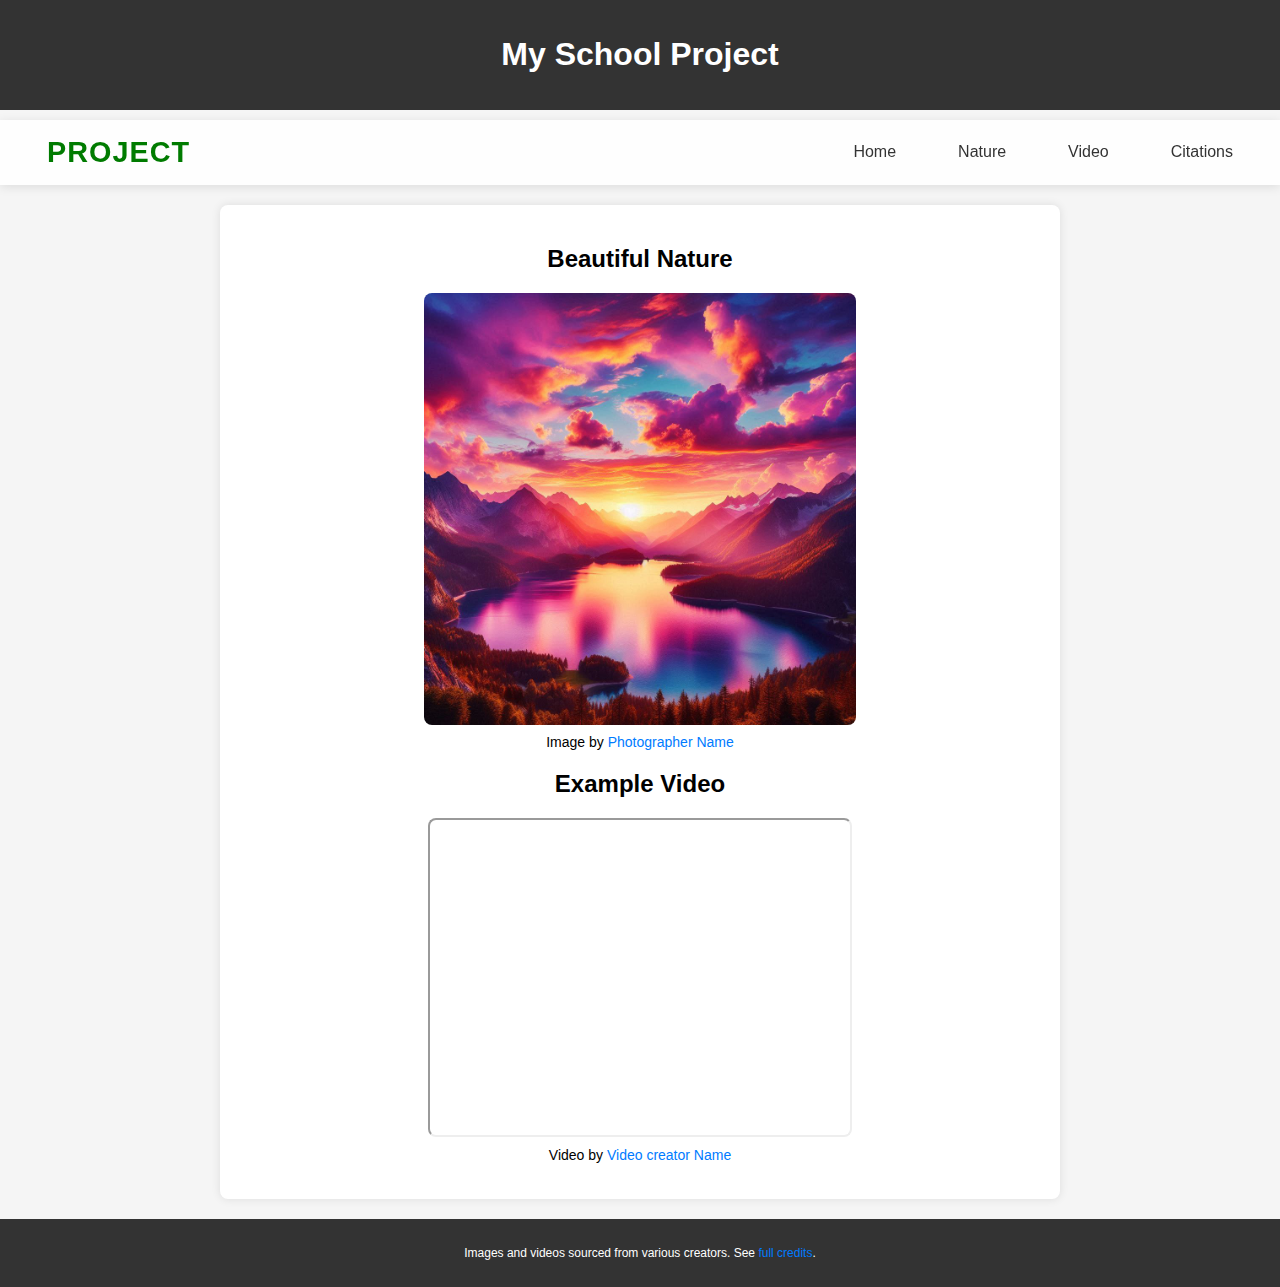
<file: index.html>
<!DOCTYPE html>
<html lang="en">
<head>
    <meta charset="UTF-8">
    <meta name="viewport" content="width=device-width, initial-scale=1.0">
    <title>School Project</title>
    <link rel="stylesheet" href="citations-styles.css">
</head>
<body>

    <!-- TO DO 
     add a nav section and take out the nav from the header-->
    <header>
        <h1>My School Project</h1>
    </header>

    <!-- Sticky Navigation Menu -->
    <nav class="navbar">
        <a href="index.html" class="logo">PROJECT</a>
        <div class="nav-links" id="navLinks">
            <a href="index.html">Home</a>
            <a href="#nature">Nature</a>
            <a href="#video">Video</a>
            <a href="citations.html">Citations</a>
        </div>
        <button class="mobile-menu-btn" onclick="toggleMenu()">☰</button>
    </nav>

    <main>
        <section id="nature">
            <h2 class="home">Beautiful Nature</h2>
            <figure>
                <div class="image-container">
                    <img src="images/AbeautifulSunsetOverMountains.png" alt="Beautiful sunset over mountains">
                    <div class="image-overlay">
                        <div class="overlay-text">
                            Image by <a href="https://example.com">Photographer Name</a>
                        </div>
                    </div>
                </div>
                <figcaption>Image by <a href="https://example.com">Photographer Name</a></figcaption>
            </figure>
        </section>

        <section id="video">
            <h2 class="home">Example Video</h2>
            <figure> 
                <iframe width="420" height="315"
                    src="https://www.youtube.com/embed/tgbNymZ7vqY?autoplay=1&mute=1">
                </iframe>
                <figcaption>Video by <a href="https://example.com">Video creator Name</a></figcaption>
            </figure>
            
        </section>
    </main>

    <footer>
        <p>Images and videos sourced from various creators. See <a href="citations.html">full credits</a>.</p>
    </footer>

</body>
</html>
</file>
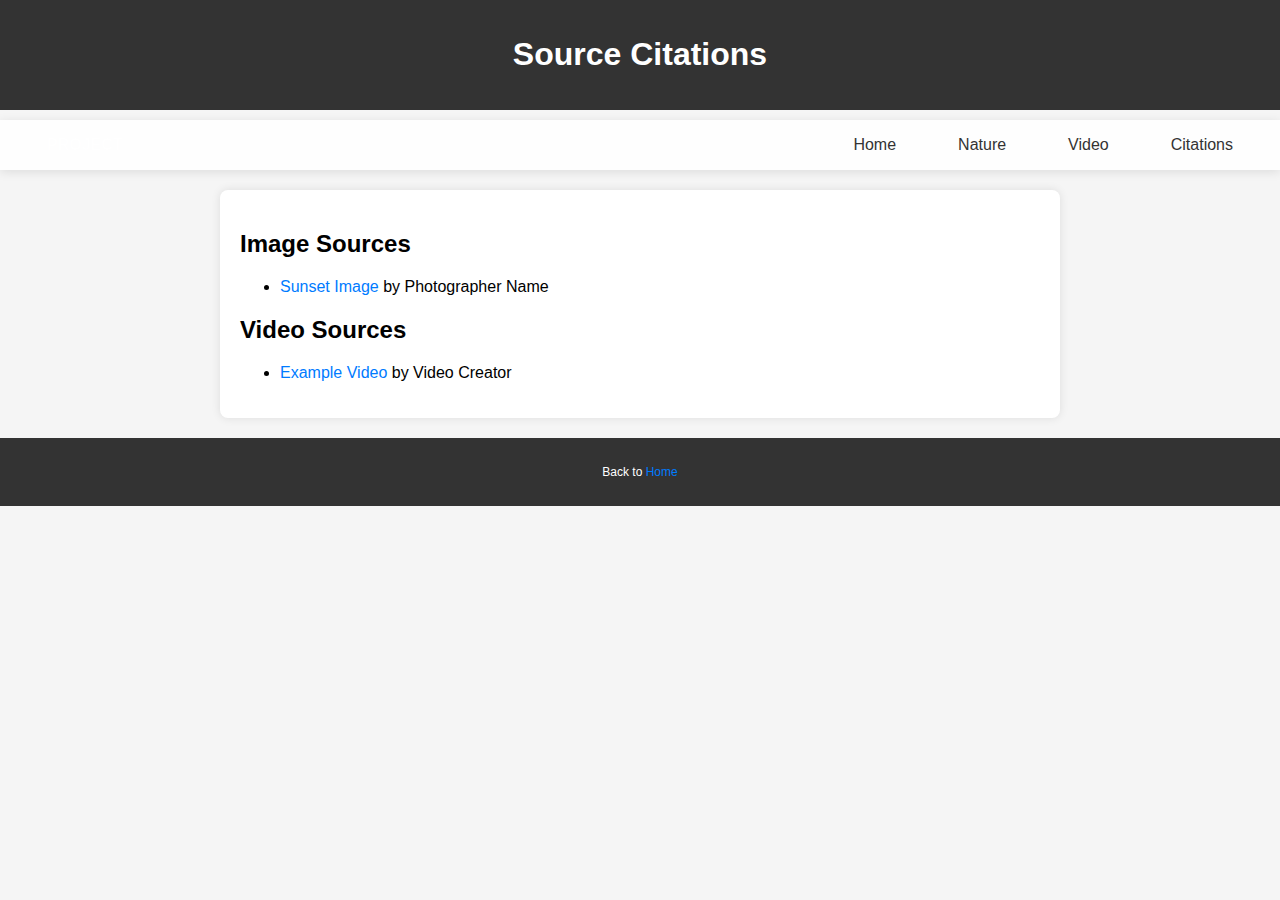
<file: citations.html>
<!DOCTYPE html>
<html lang="en">
<head>
    <meta charset="UTF-8">
    <meta name="viewport" content="width=device-width, initial-scale=1.0">
    <title>Source Citations</title>
    <link rel="stylesheet" href="citations-styles.css">
</head>
<body>

     <!-- TO DO 
     add a nav section and take out the nav from the header-->
    <header>
        <h1>Source Citations</h1>
    </header>

    <!-- Sticky Navigation Menu -->
    <nav class="navbar">
        <a href="index.html" class="CITATIONS">PROJECT</a>
        <div class="nav-links" id="navLinks">
            <a href="index.html">Home</a>
            <a href="#image-sources">Nature</a>
            <a href="#video-sources">Video</a>
            <a href="citations.html">Citations</a>
        </div>
        <button class="mobile-menu-btn" onclick="toggleMenu()">☰</button>
    </nav>

    <main>
        <section id="nature-sources">
            <h2>Image Sources</h2>
            <ul>
                <li><a href="https://example.com/" target="_blank">Sunset Image</a> by Photographer Name</li>
            </ul>
        </section>

        <section id="video-sources">
            <h2>Video Sources</h2>
            <ul>
                <li><a href="https://example.com/" target="_blank">Example Video</a> by Video Creator</li>
            </ul>
        </section>
    </main>

    <footer>
        <p>Back to <a href="index.html">Home</a></p>
    </footer>

</body>
</html>
</file>
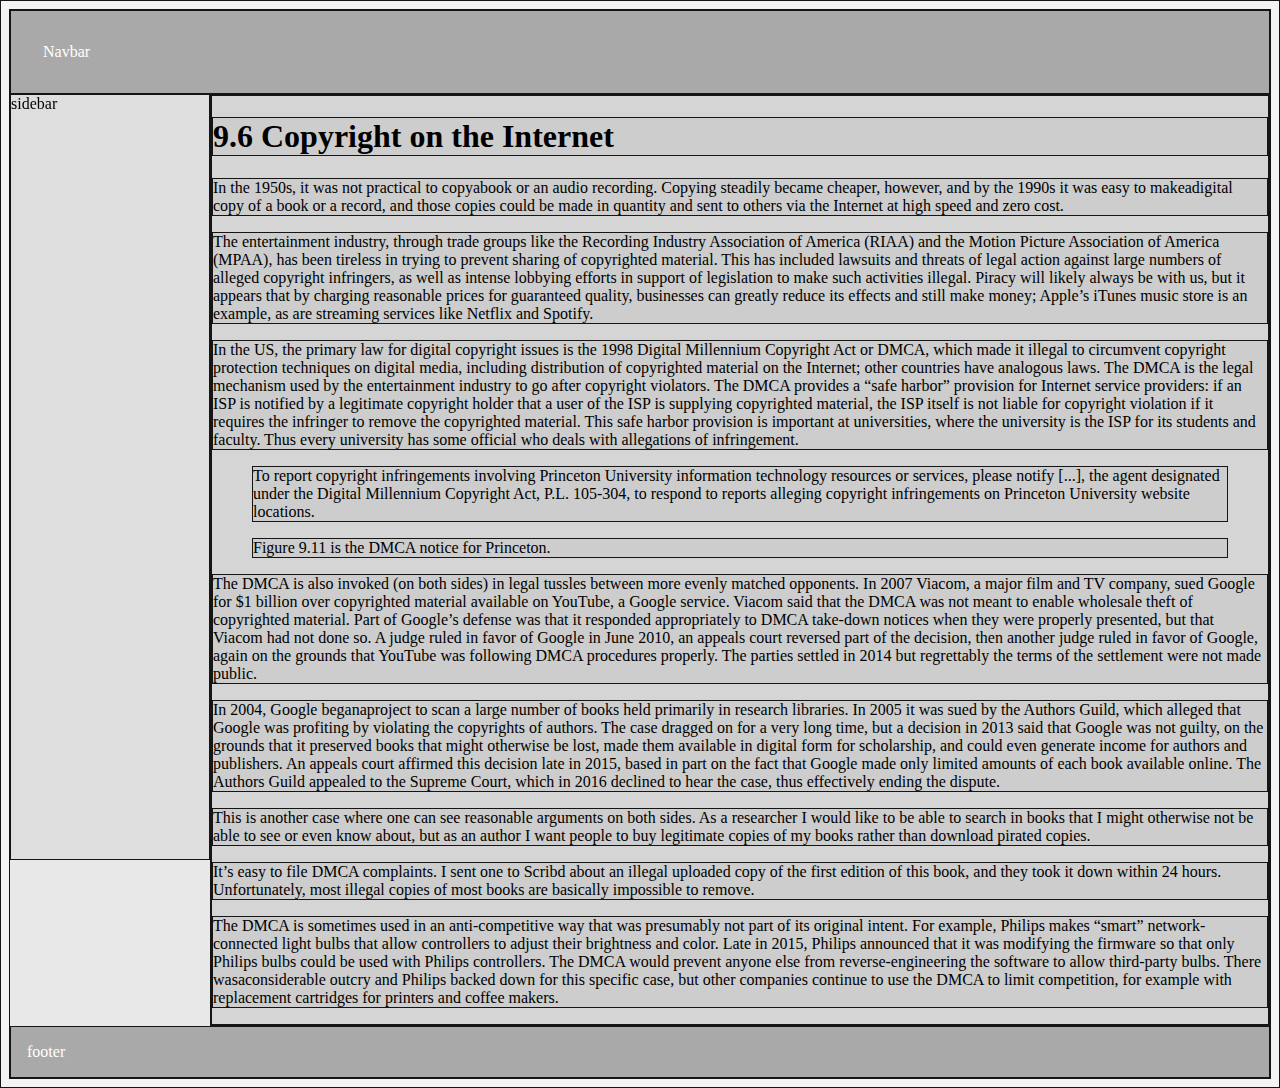
<file: grid_layout.html>
<!DOCTYPE html>
<html lang="en">
    <head>
        <meta charset="UTF-8">
        <meta name="viewport" content="width=device-width, initial-scale=1.0">
        <title>Grid layout</title>
        <link rel="stylesheet" href="grid_layout.css">
    </head>
    <body>

        <div class="nav">Navbar</div>
        <div class="sidebar">sidebar</div>
        <div class="main">
            <article>
                <h1>9.6 Copyright on the Internet</h1>
                <p>In the 1950s, it was not practical to copyabook or an 
                    audio recording. Copying steadily became cheaper, 
                    however, and by the 1990s it was easy to makeadigital 
                    copy of a book or a record, and those copies could be 
                    made in quantity and sent to others via the Internet 
                    at high speed and zero cost.
                </p>
                <p>
                    The entertainment industry, through trade groups like the 
                    Recording Industry Association of America (RIAA) and the 
                    Motion Picture Association of America (MPAA), has been 
                    tireless in trying to prevent sharing of copyrighted material. 
                    This has included lawsuits and threats of legal action against 
                    large numbers of alleged copyright infringers, as well as intense 
                    lobbying efforts in support of legislation to make such activities 
                    illegal. Piracy will likely always be with us, but it appears that 
                    by charging reasonable prices for guaranteed quality, businesses 
                    can greatly reduce its effects and still make money; Apple’s iTunes 
                    music store is an example, as are streaming services like Netflix and 
                    Spotify.  
                </p>
                <p>
                    In the US, the primary law for digital copyright issues is the 1998 
                    Digital Millennium Copyright Act or DMCA, which made it illegal to 
                    circumvent copyright protection techniques on digital media, 
                    including distribution of copyrighted material on the Internet; other 
                    countries have analogous laws. The DMCA is the legal mechanism used by 
                    the entertainment industry to go after copyright violators. The DMCA 
                    provides a “safe harbor” provision for Internet service providers: if 
                    an ISP is notified by a legitimate copyright holder that a user of the 
                    ISP is supplying copyrighted material, the ISP itself is not liable 
                    for copyright violation if it requires the infringer to remove the 
                    copyrighted material. This safe harbor provision is important at 
                    universities, where the university is the ISP for its students and faculty.
                    Thus every university has some official who deals with allegations 
                    of infringement.
                </p>
                <blockquote>
                    To report copyright infringements involving Princeton University information
                    technology resources or services, please notify [...], the agent designated under
                    the Digital Millennium Copyright Act, P.L. 105-304, to respond to reports
                    alleging copyright infringements on Princeton University website locations.
                </blockquote>
                <blockquote>Figure 9.11 is the DMCA notice for Princeton.</blockquote>
                <p>The DMCA is also invoked (on both sides) in legal tussles between more evenly
                    matched opponents. In 2007 Viacom, a major film and TV company, sued Google
                    for $1 billion over copyrighted material available on YouTube, a Google service.
                    Viacom said that the DMCA was not meant to enable wholesale theft of copyrighted
                    material. Part of Google’s defense was that it responded appropriately to DMCA
                    take-down notices when they were properly presented, but that Viacom had not done
                    so. A judge ruled in favor of Google in June 2010, an appeals court reversed part of
                    the decision, then another judge ruled in favor of Google, again on the grounds that
                    YouTube was following DMCA procedures properly. The parties settled in 2014 but
                    regrettably the terms of the settlement were not made public.
                </p>
                <p>
                In 2004, Google beganaproject to scan a large number of books held primarily in
                research libraries. In 2005 it was sued by the Authors Guild, which alleged that
                Google was profiting by violating the copyrights of authors. The case dragged on for
                a very long time, but a decision in 2013 said that Google was not guilty, on the
                grounds that it preserved books that might otherwise be lost, made them available in
                digital form for scholarship, and could even generate income for authors and publishers. 
                An appeals court affirmed this decision late in 2015, based in part on the fact that Google made only limited amounts of each book available online. The Authors
                Guild appealed to the Supreme Court, which in 2016 declined to hear the case, thus
                effectively ending the dispute.
                </p>
                <p>This is another case where one can see reasonable arguments on both sides. As a
                    researcher I would like to be able to search in books that I might otherwise not be
                    able to see or even know about, but as an author I want people to buy legitimate
                    copies of my books rather than download pirated copies.
                </p>
                <p>It’s easy to file DMCA complaints. I sent one to Scribd about an illegal uploaded
                copy of the first edition of this book, and they took it down within 24 hours. Unfortunately, most 
                illegal copies of most books are basically impossible to remove.
                </p>
                <p>The DMCA is sometimes used in an anti-competitive way that was presumably
                not part of its original intent. For example, Philips makes “smart” network-connected light 
                bulbs that allow controllers to adjust their brightness and color. Late in
                2015, Philips announced that it was modifying the firmware so that only Philips bulbs
                could be used with Philips controllers. The DMCA would prevent anyone else from
                reverse-engineering the software to allow third-party bulbs. There wasaconsiderable outcry and 
                Philips backed down for this specific case, but other companies continue to use the DMCA to limit competition, for example with replacement cartridges
                for printers and coffee makers. 
                </p>            
            </article>
        </div>
        <div class="footer"> footer </div>

    </body>
</html>
</file>
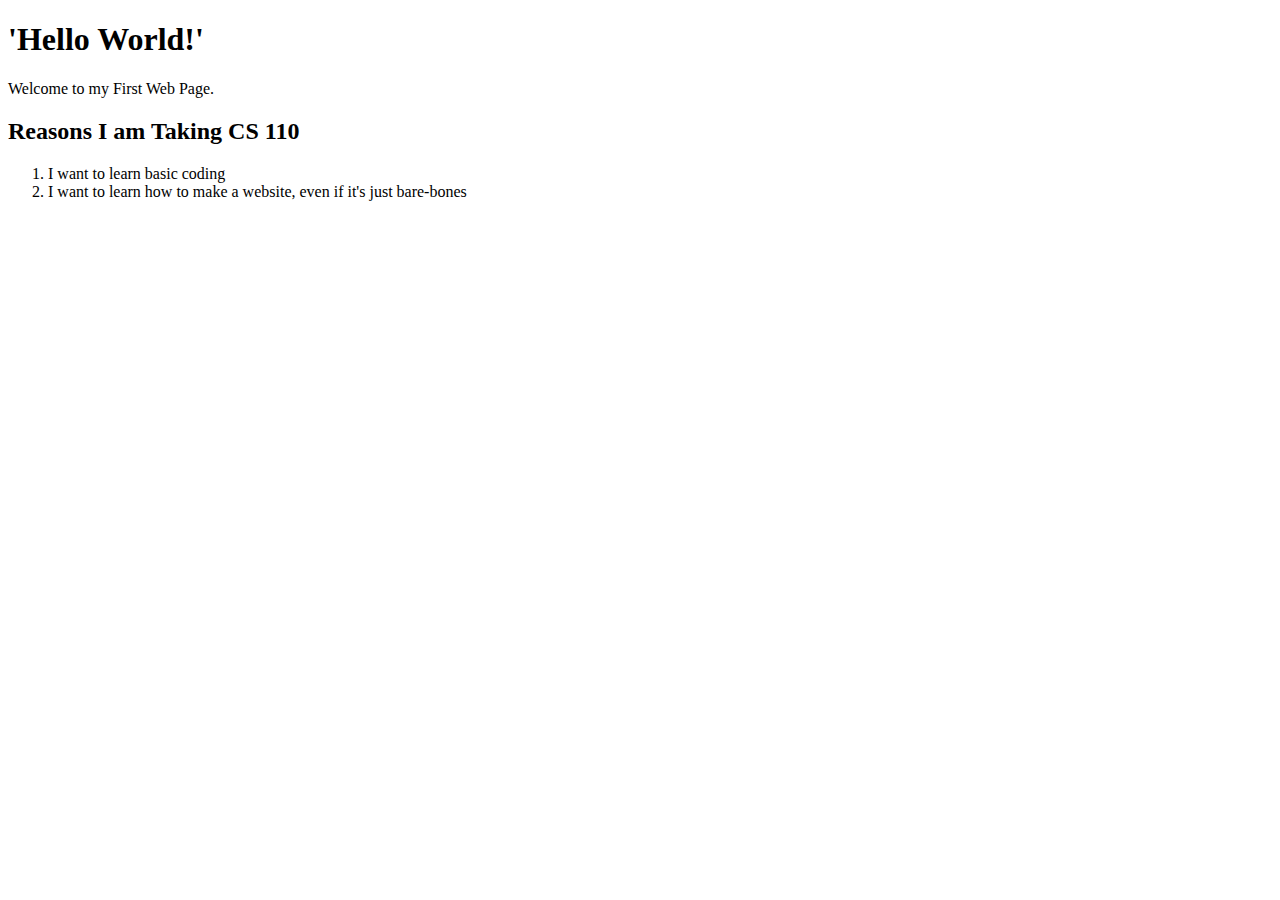
<file: hello-world.html>
<!DOCTYPE html>
 <html lang="en">
 <head>
   <meta charset="utf-8">
   <title>An Interesting Title Goes Here</title>
<style>
   </style>
 </head>
 <body>
  <h1>'Hello World!'</h1>
  <p>Welcome to my First Web Page.</p>
  <h2>Reasons I am Taking CS 110</h2>
  <ol>
    <li>I want to learn basic coding</li>
    <li>I want to learn how to make a website, even if it's just bare-bones</li>
  </ol>
</body>
</html>
</file>
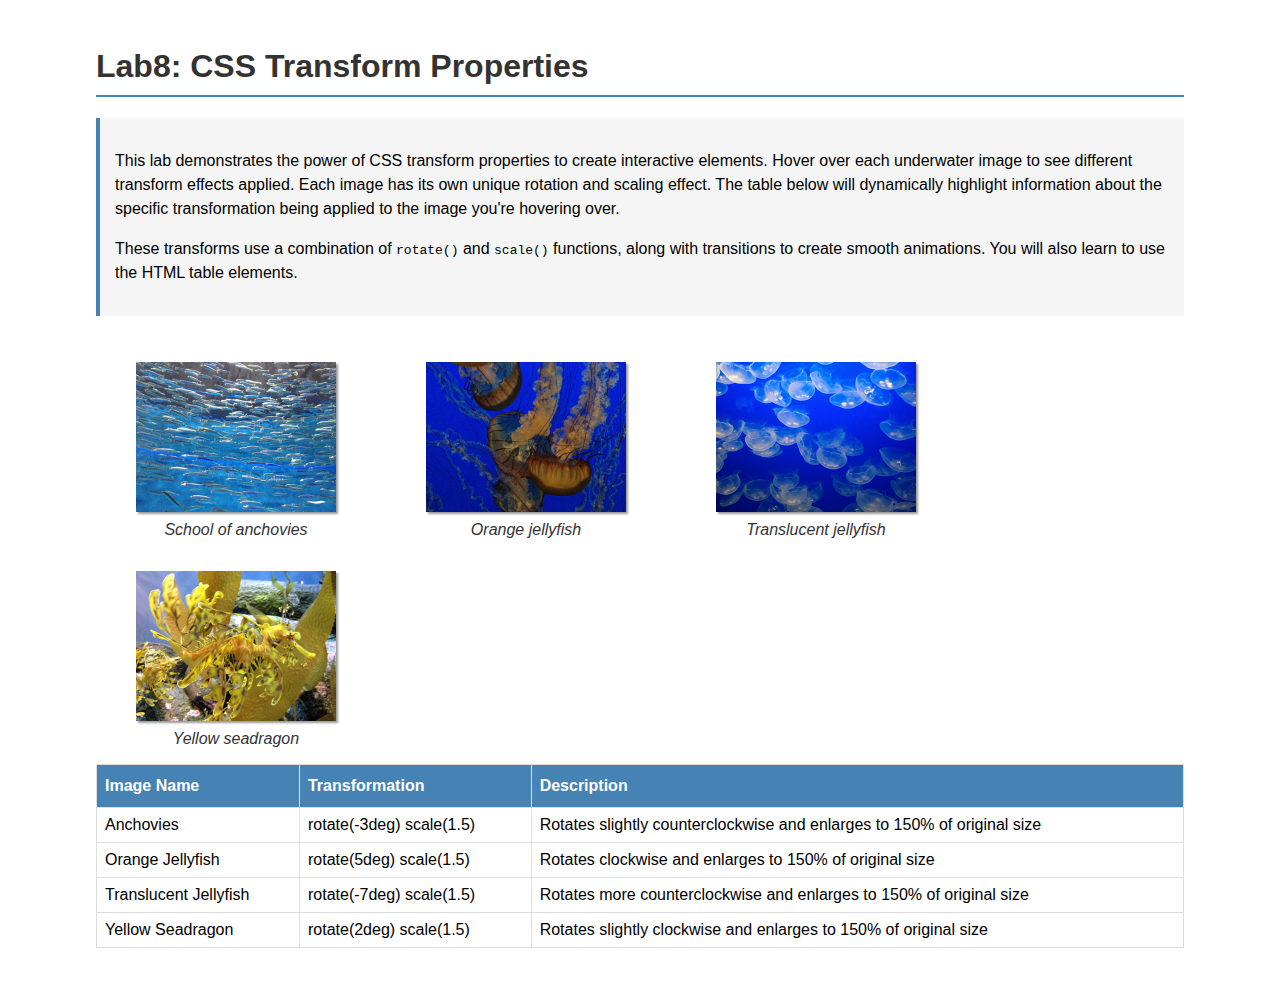
<file: hover-info-display.html>
<!DOCTYPE HTML>
<html lang="en">
  <head>
    <meta http-equiv="Content-Type" content="text/html; charset=UTF-8">
    <title> CSS Transforms and HTML Table </title>
    <link rel="stylesheet" href="styles.css">
  </head>

  <body>
    <h1>Lab8: CSS Transform Properties</h1>

    <div class="exercise-description">
      <p>This lab demonstrates the power of CSS transform properties to create interactive elements. 
        Hover over each underwater image to see different transform effects applied. 
        Each image has its own unique rotation and scaling effect. The table below will dynamically 
        highlight information about the specific transformation being applied to the image you're hovering over.</p>
      <p>These transforms use a combination of <code>rotate()</code> and <code>scale()</code> functions, along with transitions 
        to create smooth animations. You will also learn to use the HTML table elements.</p>
    </div>

    <ul class="clearfix">
      <li>
        <figure>
          <a href="#"><img src="images/anchovies.jpg" id="img1" alt="School of anchovies"></a>
          <figcaption>School of anchovies</figcaption>
        </figure>
      </li>
      <!-- TODO
            Please add the rest of the images the appropriate figcaption -->
      <li>
        <figure>
            <a href="#"><img src="images/jellyfish1.jpg" id="img2" alt="Orange jellyfish"> </a>
            <figcaption>Orange jellyfish</figcaption>
        </figure>
      </li>

      <li>
        <figure>
          <a href="#"><img src="images/bluejellyfish.jpg" id="img3" alt="Translucent jellyfish"> </a>
          <figcaption>Translucent jellyfish</figcaption>
        </figure>
      </li>
      
      <li>
        <figure>
          <a href="#"><img src="images/seadragon.jpg" id="img4" alt="Yellow seadragon"> </a>
          <figcaption>Yellow seadragon</figcaption>
        </figure>
      </li>

      <div class="table-container">
        <table class="info-table">
          <thead>
            <tr>
              <th>Image Name</th>
              <th>Transformation</th>
              <th>Description</th>
            </tr>
          </thead>
          <tbody>
            <tr class="info-row row1">
              <td>Anchovies</td>
              <td>rotate(-3deg) scale(1.5)</td>
              <td>Rotates slightly counterclockwise and enlarges to 150% of original size</td>
            </tr>
            <!-- TODO
            Please add the rest of the rows the appropriate content -->
            <tr class="info-row row2">
              <td>Orange Jellyfish</td>
              <td>rotate(5deg) scale(1.5)</td>
              <td>Rotates clockwise and enlarges to 150% of original size</td>
            </tr>

            <tr class="info-row row3">
              <td>Translucent Jellyfish</td>
              <td>rotate(-7deg) scale(1.5)</td>
              <td>Rotates more counterclockwise and enlarges to 150% of original size</td>
            </tr>

            <tr class="info-row row4">
              <td>Yellow Seadragon</td>
              <td>rotate(2deg) scale(1.5)</td>
              <td>Rotates slightly clockwise and enlarges to 150% of original size</td>
            </tr>
          </tbody>
        </table>
      </div>
    </ul>

  </body>
</html>
</file>
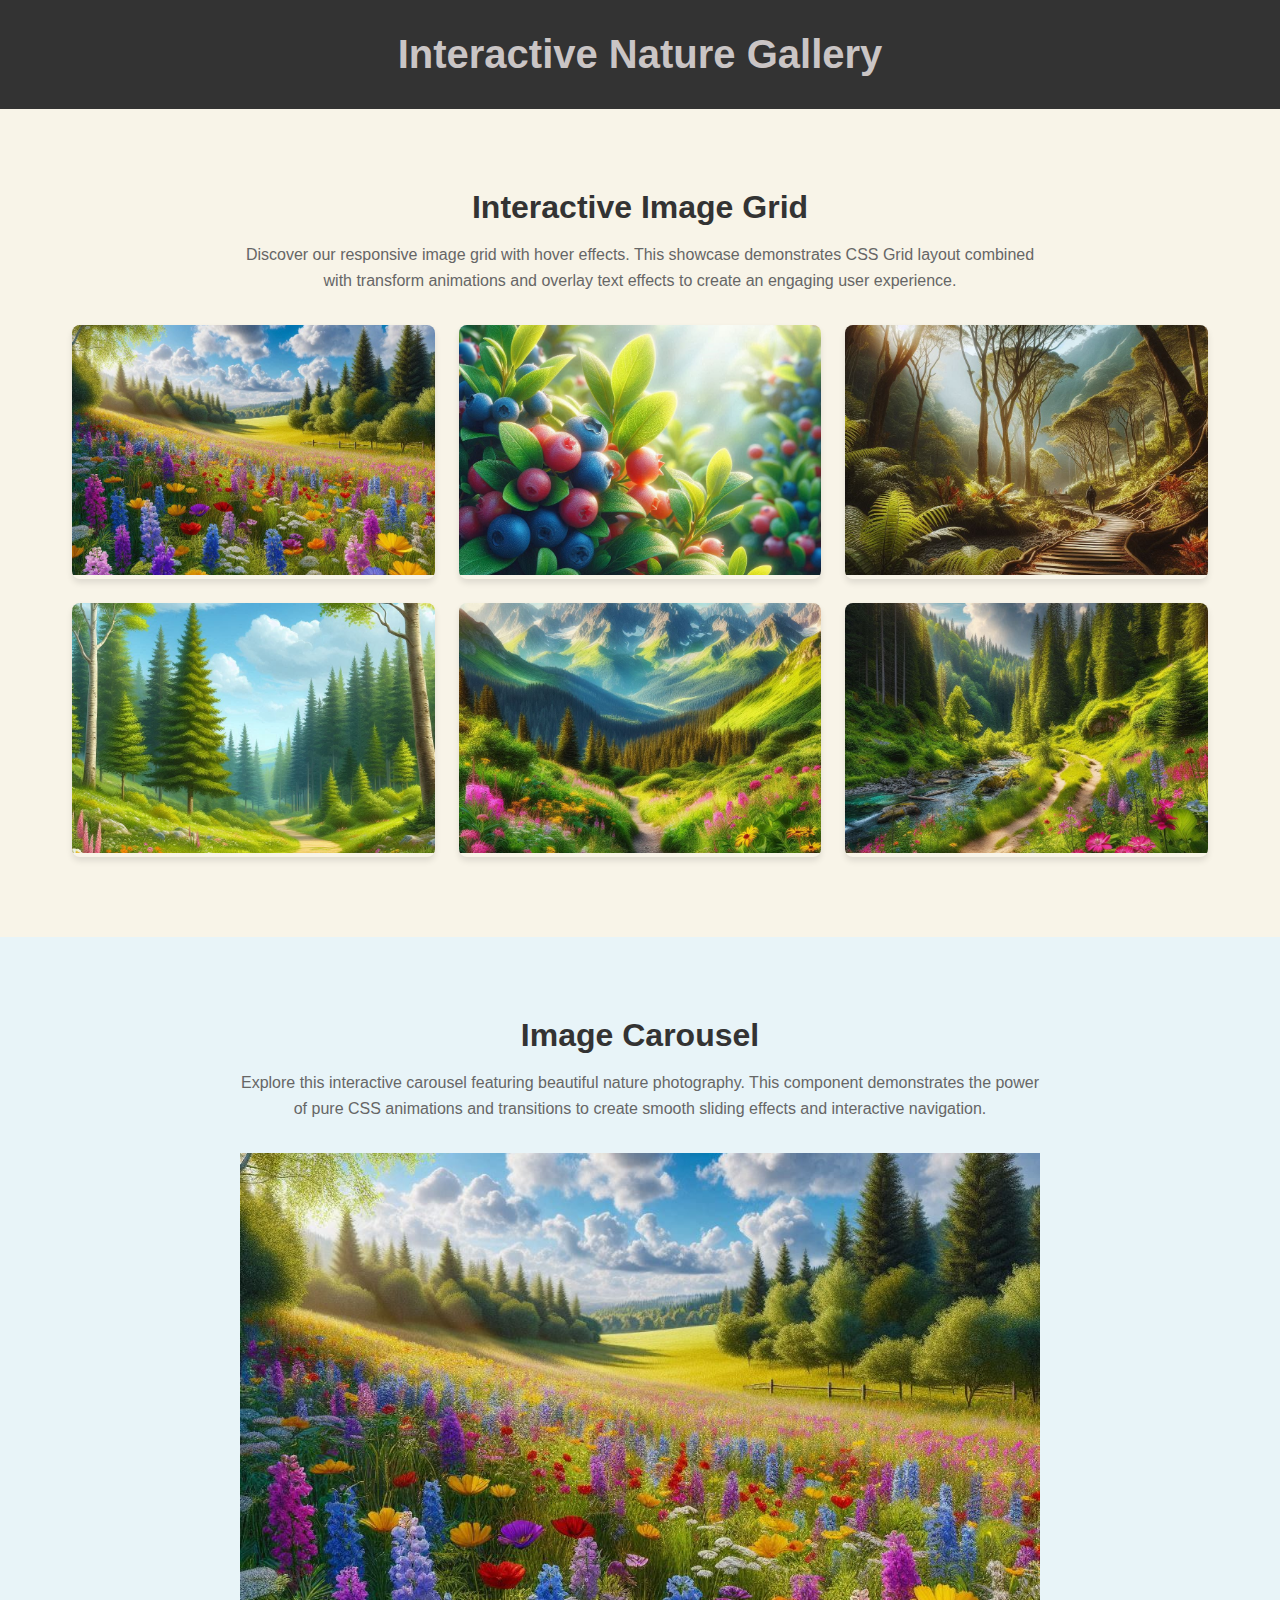
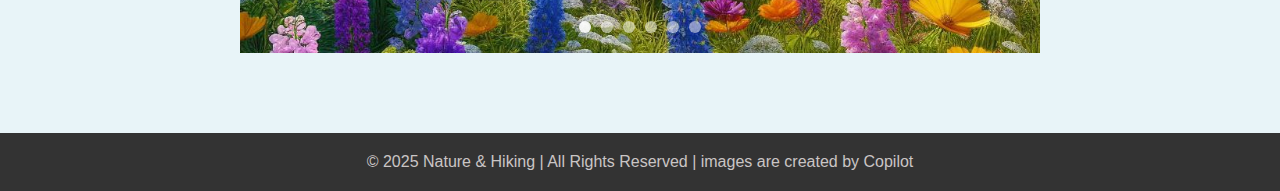
<file: nature-gallery.html>
<!-- Nature Gallery HTML File -->
<!DOCTYPE html>
<html lang="en">
    <head>
        <meta charset="UTF-8">
        <meta name="viewport" content="width=device-width, initial-scale=1.0">
        <title>Nature Gallery</title>
        <!-- Linking external CSS file for styling -->
        <link rel="stylesheet" href="nature-gallery-styles.css">
    </head>
    <body>
        <!-- Main title of the page -->
        <h1 class="main-title">Interactive Nature Gallery</h1>
        
        <!-- Grid Section -->
        <section class="grid-section">
            <div class="container">
                <h2>Interactive Image Grid</h2>
                <p class="section-description">
                    Discover our responsive image grid with hover effects. This showcase demonstrates 
                    CSS Grid layout combined with transform animations and overlay text effects to 
                    create an engaging user experience.
                </p>
                
                <!-- Grid container for images -->
                <div class="grid">
                    <!-- Individual grid item with an image and overlay text -->
                    <div class="grid-item">
                        <img src="images/flowers.png" alt="Wildflower Meadow">
                        <div class="grid-item-overlay">A beautiful meadow filled with colorful wildflowers beneath a summer sky</div>
                    </div>
                    <div class="grid-item">
                        <img src="images/berries.png" alt="Blueberries">
                        <div class="grid-item-overlay">Fresh blueberries and cranberries growing on bushes in the morning light</div>
                    </div>
                    <div class="grid-item">
                        <img src="images/nature3.png" alt="Forest Path">
                        <!-- add the overlay text for this image -->
                        <div class="grid-item-overlay">A wooden walkway winding through a mystical forest</div>
                    </div>
                    <div class="grid-item">
                        <img src="images/nature_background.png" alt="Forest Trail">
                        <!-- add the overlay text for this image -->
                        <!--TODO-->
                        <div class="grid-item-overlay">A serene forest path lined with evergreen trees and wildflowers</div>
                    </div>
                    <div class="grid-item">
                        <img src="images/nature2.png" alt="Mountain Valley">
                        <!-- add the overlay text for this image -->
                        <!--TODO-->
                        <div class="grid-item-overlay">Majestic mountain peaks rising above a valley filled with wildflowers</div>
                    </div>
                    <div class="grid-item">
                        <img src="images/nature1.png" alt="River Trail">
                        <!-- add the overlay text for this image -->
                        <!--TODO-->
                        <div class="grid-item-overlay">A winding trail along a crystal-clear mountain stream</div>
                    </div>
                </div>
            </div>
        </section>

        <!-- CSS-only Carousel Section -->
        <section class="carousel-section">
            <div class="container">
                <h2>Image Carousel</h2>
                <p class="section-description">
                    Explore this interactive carousel featuring beautiful nature photography. 
                    This component demonstrates the power of pure CSS animations and transitions 
                    to create smooth sliding effects and interactive navigation.
                </p>
                
                <!-- Carousel wrapper -->
                <div class="carousel">
                    <!-- Radio buttons for slide navigation -->
                    <input type="radio" name="slide" id="slide1" checked>
                    <input type="radio" name="slide" id="slide2">
                    <input type="radio" name="slide" id="slide3">
                    <input type="radio" name="slide" id="slide4">
                    <input type="radio" name="slide" id="slide5">
                    <input type="radio" name="slide" id="slide6">
                    <!--TODO-->

                    <!-- Carousel slides container -->
                    <div class="slides">
                        <div class="slide">
                            <img src="images/flowers.png" alt="Wildflower meadow with mountains">
                        </div>
                        <div class="slide">
                            <img src="images/berries.png" alt="Blueberries and cranberries">
                        </div>
                        <div class="slide">
                            <img src="images/nature1.png" alt="Forest pathway with sunlight">
                        </div>
                        <div class="slide">
                            <img src="images/nature2.png" alt="Forest trail with flowers">
                        </div>
                        <div class="slide">
                            <img src="images/nature3.png" alt="Mountain valley with wildflowers">
                        </div>
                        <div class="slide">
                            <img src="images/nature_background.png" alt="River trail with flowers">
                        </div>
                    </div>
            
                    <!-- Navigation dots for carousel -->
                    <div class="navigation">
                        <label class="nav-btn" for="slide1"></label>
                        <label class="nav-btn" for="slide2"></label>
                        <label class="nav-btn" for="slide3"></label>
                        <label class="nav-btn" for="slide4"></label>
                        <label class="nav-btn" for="slide5"></label>
                        <label class="nav-btn" for="slide6"></label>
                        <!--TODO-->
                        
                    </div>
                </div>
            </div>
        </section>

        <!-- Footer Section -->
        <footer>
            <p>&copy; 2025 Nature & Hiking | All Rights Reserved | images are created by Copilot</p>
        </footer>
    </body>
</html>
</file>
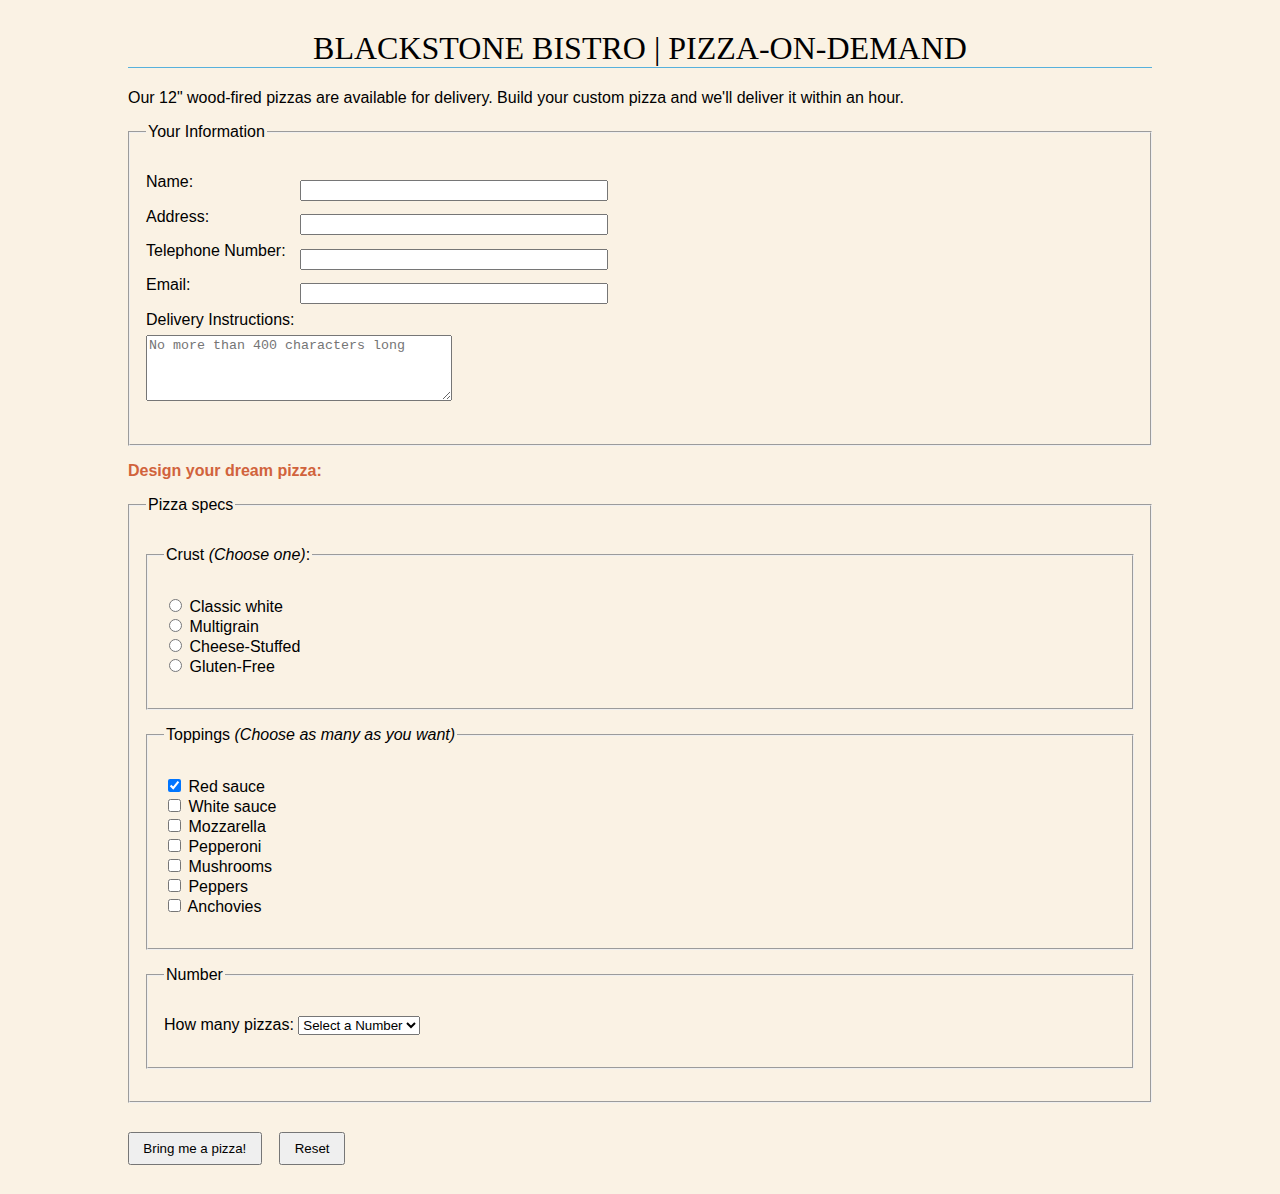
<file: pizza.html>
<!DOCTYPE html>
<html lang="en">
<head>
    <meta charset="utf-8">
    <title>Blackstone Bistro: Pizza-on-Demand</title>
    <link rel="stylesheet" href="pizza_styles.css">
</head>

<body>
<!-- Main heading -->
<h1>Blackstone Bistro | Pizza-on-Demand</h1>

<!-- Introduction text -->
<p>Our 12" wood-fired pizzas are available for delivery. Build your custom pizza and we'll deliver it within an hour.</p>

<!-- Order form with GET method -->
<form action="results.html" method="get">
    <!-- Customer information section -->
    <fieldset>
        <legend>Your Information</legend>
        <ul>
            <li><label for="form-name">Name:</label> 
                <input type="text" name="customername" id="form-name" required></li>
            <li><label for="form-address">Address:</label> 
                <input type="text" name="address" id="form-address" required></li>
            <!-- students need to fill out form-tel, form-email and form-story -->
             <li><label for="form-tel"> Telephone Number:</label>
                <input type="tel" name="telephone" id="form-tel" required></li>

            <li><label for="form-email"> Email:</label>
                <input type="email" name="email" id="form-email" required></li>

            <li><label for="instructions"> Delivery Instructions:</label></li>
            <li><textarea name="instructions" rows="4" cols="60" maxlength="400" 
                          id="instructions" placeholder="No more than 400 characters long"></textarea></li>
        </ul>
    </fieldset>

    <h2>Design your dream pizza:</h2>
    
    <!-- Pizza specifications section -->
    <fieldset>
        <legend>Pizza specs</legend>
        
        <!-- Crust selection -->
        <fieldset>
            <legend>Crust <em>(Choose one)</em>:</legend>
            <ul>
                <li><label><input type="radio" name="crust" value="white" required> Classic white</label></li>
               <!-- students need to fill out four other choices -->
                <li><label> <input type="radio" name="crust" value="multigrain"> Multigrain </label></li>
                <li><label><input type="radio" name="crust" value="cheese-stuffed"> Cheese-Stuffed </label></li>
                <li><label><input type="radio" name="crust" value="gluten-free"> Gluten-Free </label></li>
            </ul>
        </fieldset>

        <!-- Toppings selection -->
        <fieldset>
            <legend>Toppings <em>(Choose as many as you want)</em></legend>
            <ul>
                <li><label><input type="checkbox" name="toppings" value="red sauce" checked> Red sauce</label></li>
                <li><label><input type="checkbox" name="toppings" value="white sauce"> White sauce</label></li>
                <li><label><input type="checkbox" name="toppings" value="mozzarella"> Mozzarella</label></li>
               <!-- students need to fill out four other choices -->
               <li><label><input type="checkbox" name="toppings" value="pepperoni"> Pepperoni </label></li>
               <li><label><input type="checkbox" name="toppings" value="mushrooms"> Mushrooms </label></li>
               <li><label><input type="checkbox" name="toppings" value="peppers"> Peppers </label></li>
               <li><label><input type="checkbox" name="toppings" value="anchovies"> Anchovies </label></li>
            </ul>
        </fieldset>

        <!-- Pizza quantity selection -->
        <fieldset>
            <legend>Number</legend>
            <p>How many pizzas: 
                <select name="pizzas" size="1" required>
                    <option value="" disabled selected> Select a Number</option>
                    <option>1</option>
                    <option>2</option>
                    <option>3</option>
                    <option>4</option>
                    <option>5</option>
                    <option>6</option>
                     <!-- students need to fill out four other choices -->
                </select>
            </p>
        </fieldset>
    </fieldset>

    <!-- Form submission buttons -->
    <p>
        <input type="submit" value="Bring me a pizza!">
        <input type="reset">
         <!-- students need to fill out adding the two buttons -->
    </p>
</form>
</body>
</html>
</file>
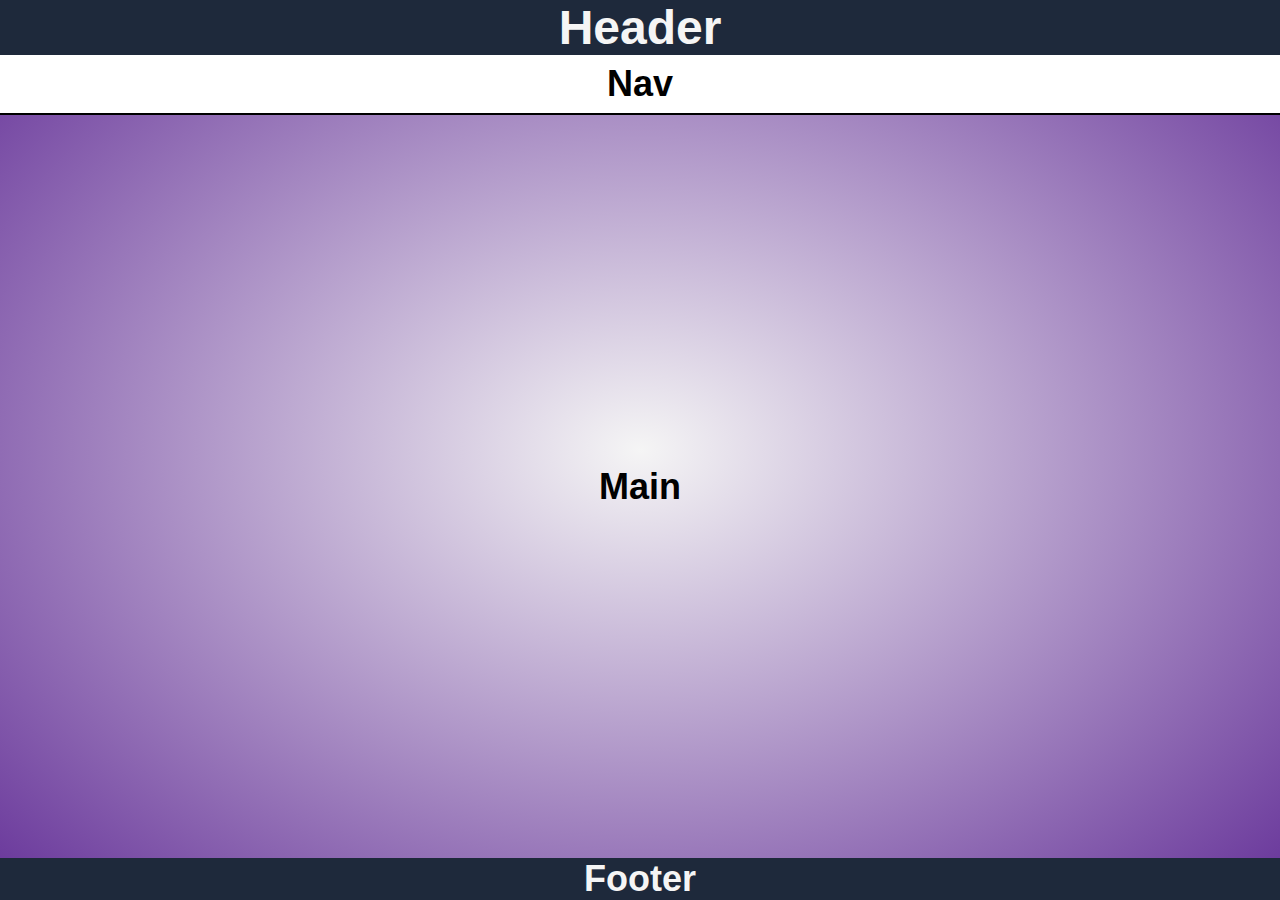
<file: responsive_design.html>
<!DOCTYPE html>
<html lang="en">
    <head>
        <!-- Character encoding declaration - ensures proper text rendering -->
        <meta charset="UTF-8">
        
        <!-- Legacy Internet Explorer compatibility mode -->
        <meta http-equiv="X-UA-Compatible" content="IE=edge">
        
        <!-- VIEWPORT META TAG EXPLANATION -->
        <!-- This meta tag is crucial for responsive design -->
        <!-- width=device-width: Sets the width of the viewport to the device's screen width -->
        <!-- initial-scale=1.0: Sets the initial zoom level when the page is loaded -->
        <!-- Without this tag: -->
        <!-- - Mobile browsers might use a default viewport width (often 980px) -->
        <!-- - Media queries might not work as expected -->
        <!-- - Content might appear very small on mobile devices -->
        <!-- - Users would need to manually zoom to read content -->
        <meta name="viewport" content="width=device-width, initial-scale=1.0">
        
        <!-- Page title that appears in browser tab -->
        <title>CSS Media Queries</title>
        
        <!-- Link to external CSS file -->
        <!-- Using external CSS allows for better organization and caching -->
        <link rel="stylesheet" href="media_queries.css">
    </head>

    <body>
        <!-- Header section contains the site header and navigation -->
        <!-- Position: sticky will be applied to this via CSS -->
        <header>
            <h1>Header</h1>
            <!-- Navigation section - will be hidden/shown based on media queries -->
            <nav><h2>Nav</h2></nav>
        </header>

        <!-- Main content area -->
        <!-- Will flex-grow to fill available space between header and footer -->
        <main>
            <h2>Main</h2>
        </main>

        <!-- Footer section -->
        <!-- Position: sticky will be applied to this via CSS -->
        <footer>
            <h2>Footer</h2>
        </footer>
    </body>

</html>
</file>
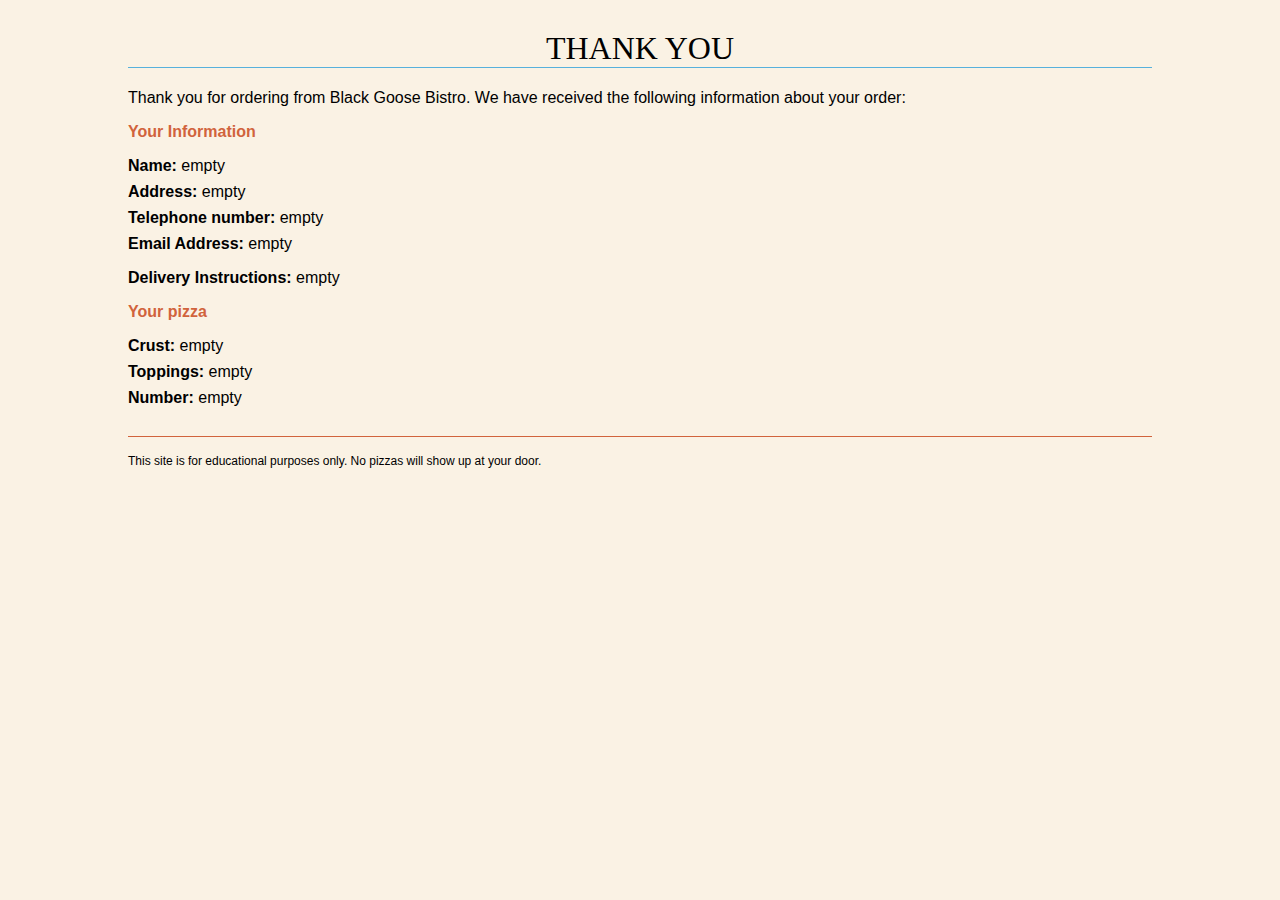
<file: results.html>
<!DOCTYPE html>
<html lang="en">
<head>
    <meta charset="utf-8">
    <title>Thank you for your order</title>
    <link rel="stylesheet" href="results-styles.css">
    <script>
    // Execute when the DOM is fully loaded
    window.onload = function() {
        // Create URL parameters object from current page URL
        const params = new URLSearchParams(window.location.search);
        
        // Helper function to safely get and display parameter values
        function displayParam(elementId, paramName) {
            const element = document.getElementById(elementId);
            const value = params.get(paramName);
            if (element) {
                element.textContent = value || 'empty';
            }
        }
        
        // Fill in customer information
        displayParam('customername', 'customername');
        displayParam('address', 'address');
        displayParam('telephone', 'telephone');
        displayParam('email', 'email');
        displayParam('instructions', 'instructions');

        //Delivery Instructions
        
        
        // Fill in pizza specifications
        displayParam('crust', 'crust');
        displayParam('pizzas', 'pizzas');
        
        // Handle multiple toppings selections
        const toppingsElement = document.getElementById('toppings');
        if (toppingsElement) {
            const toppings = params.getAll('toppings');
            toppingsElement.textContent = toppings.length ? toppings.join(', ') : 'empty';
        }
    }
    </script>
</head>

<body>
<!-- Main heading -->
<h1>THANK YOU</h1>

<!-- Confirmation message -->
<p>Thank you for ordering from Black Goose Bistro. We have received the following information about your order:</p>

<!-- Customer information section -->
<h2>Your Information</h2>
<ul>
    <li><strong>Name:</strong> <span id="customername"></span></li>
    <li><strong>Address:</strong> <span id="address"></span></li>
    <li><strong>Telephone number:</strong> <span id="telephone"></span></li>
    <li><strong>Email Address:</strong> <span id="email"></span></li>
</ul>
<!-- Students need to fill out the display for the devlieray decription part -->
<p><strong>Delivery Instructions:</strong> <span id="instructions"></span> </p>


<!-- Pizza order details section -->
<h2>Your pizza</h2>
<!-- Students need to fill out the display for the pizza order details in a unorder lists with a specific ids -->
 <ul>
    <li><strong>Crust:</strong> <span id="crust"></span></li>
    <li><strong>Toppings:</strong> <span id="toppings"></span></li>
    <li><strong>Number:</strong> <span id="pizzas"></span></li>
 </ul>

<!-- Disclaimer -->
<p class="disclaimer"><small>This site is for educational purposes only. No pizzas will show up at your door.</small></p>
</body>
</html>
</file>
<file: citations-styles.css>
body {
    font-family: Arial, sans-serif;
    margin: 0;
    padding: 0;
    background-color: #f5f5f5;
}

header {
    background-color: #333;
    color: white;
    padding: 15px;
    text-align: center;
}

nav {
    margin-top: 10px;
}

nav a {
    color: white;
    margin: 0 15px;
    text-decoration: none;
    font-weight: bold;
}

a:visited {
    color: #7b7676; /* Light gray or any other light color */
}

a {
    color: #007bff; /* Default link color (blue) */
    text-decoration: none;
}

a:visited {
    color: #bbbbbb; /* Light gray for visited links */
}

a:hover {
    color: #ff8800; /* Change color on hover (orange) */
    text-decoration: underline;
}

a:active {
    color: #ff0000; /* Change color when clicked (red) */
}


main {
    max-width: 800px;
    margin: 20px auto;
    padding: 20px;
    background-color: white;
    box-shadow: 0px 0px 10px rgba(0, 0, 0, 0.1);
    border-radius: 8px;
}

.home {
    text-align: center;
}

figure {
    text-align: center;
}

img {
    max-width: 60%;
    height: auto;
    border-radius: 8px;
}

figcaption {
    font-size: 14px;
    margin-top: 5px;
}

.image-container {
    position: relative;
    display: inline-block;
    max-width: 60%;
    margin: 0 auto;
}

.image-overlay {
    position: absolute;
    top: 0;
    left: 0;
    width: 100%;
    height: 100%;
    background-color: rgba(0, 0, 0, 0.7);
    color: white;
    display: flex;
    justify-content: center;
    align-items: center;
    opacity: 0;
    transition: opacity 0.3s ease;
    border-radius: 8px;
}

.image-container:hover .image-overlay {
    opacity: 1;
}

.overlay-text {
    padding: 20px;
    text-align: center;
}

.overlay-text a {
    color: white;
    text-decoration: underline;
}

/* img selector */
.image-container img {
    max-width: 100%;
    height: auto;
    border-radius: 8px;
    display: block;
}

iframe {
    display: block;
    max-width: 100%;
    margin: 10px auto;
    align-items: center;
    border-radius: 8px;
}

footer {
    text-align: center;
    padding: 15px;
    background-color: #333;
    color: white;
    font-size: 12px;
    margin-top: 20px;
}

/* TO DO
add the sticky nav bars */

/*Sticky Menu Styles*/
.navbar {
    position: sticky;
    top: 0;
    display: flex;
    justify-content: space-between;
    align-items: center;
    padding: 1rem 2rem;
    background-color: rgba(255, 255, 255, 0.9);
    box-shadow: 0 2px 10px rgba(0, 0, 0, 0.1);
    z-index: 1000;
}

.logo {
    font-size: 1.8rem;
    font-weight: bold;
    color: #007b00;
    text-decoration: none;
    letter-spacing: 1px;
}

.nav-links {
    display: flex;
    gap: 2rem;
}

.nav-links a {
    color: #333;
    text-decoration: none;
    font-weight: 500;
    transition: color 0.3s ease;
}

.nav-links a:hover {
    color: #007b00;
}

.mobile-menu-btn {
    display: none;
    background: none;
    border: none;
    font-size: 1.5rem;
    cursor: pointer;
    color: #333;
}

/* Responsive Design */
@media (max-width: 768px) {
    .nav-links {
        position: fixed;
        top: 70px;
        right: -100%;
        flex-direction: column;
        background: white;
        width: 70%;
        height: 100vh;
        padding: 2rem;
        box-shadow: -2px 0 5px rgba(0, 0, 0, 0.1);
        transition: right 0.3s ease;
        gap: 1rem;
    }

    .nav-links.active {
        right: 0;
    }

    .mobile-menu-btn {
        display: block;
    }
}
</file>
<file: grid_layout.css>
/* add your css styles here */
* {
    border: 1px solid rgb(22, 21, 21);
    background: rgba(137, 135, 135, 0.1);
}

/*Equal Columns*/
body {
    min-height: 100vh;
    display: grid;
    grid-template-columns: 200px 1fr; /*fr= fraction of available space*/
    grid-template-rows: auto 1fr auto;
    grid-template-areas:
        "navbar navbar"
        "sidebar main"
        "sidebar main"
        "footer footer"
}

.nav {
    top: 0;
    position: sticky;
    grid-area: navbar;
    background-color: darkgray;
    color: white;
    padding: 2em;
}

.sidebar {
    height: calc(100vh - 136px);
    top: 84px;
    position: sticky;
    align-self: start;
    grid-area: sidebar;
}

.main {
    grid-area: main;
}

.footer {
    grid-area: footer;
    background-color: darkgray;
    color: white;
    padding: 1em;
}

@media (max-width: 768px) {
    body {
        grid-template-columns: 1fr;
    }
    .nav {
        display: none;
    }
    .sidebar {
        display: none;
    }
    .footer {
        display: none;
    }
}
</file>
<file: styles.css>
body {
    font-family: Tahoma, Verdana, Geneva, sans-serif;
    margin: 3em 6em;
    font-weight: normal;
}
  
h1 {
    color: #333;
    border-bottom: 2px solid #4682B4;
    padding-bottom: 10px;
}

.exercise-description {
    background-color: #f5f5f5;
    padding: 15px;
    border-left: 4px solid #4682B4;
    margin-bottom: 30px;
    font-weight: normal;
    line-height: 1.5;
}


/* TODO
please add the styling for the figcaption */
figcaption {
    text-align: center;
    margin-top: 5px;
    font-style: italic;
    color: #333;
}


ul {
    list-style-type: none;
    padding: 0;
    margin: 0;
    margin-bottom: 60px;
}

li {
    float: left;
    margin-right: 10px;
    position: relative;
}

li:last-of-type {
    margin-right: 0;
}

a {
    display: block;
}

img {
    width: 200px;
    height: 150px;
    box-shadow: 2px 2px 2px rgba(0,0,0,.4);
    transition: transform 0.3s linear;
}

a:hover #img1, a:focus #img1 {
    transform: rotate(-3deg) scale(1.5);
} 
/* TO DO
Please add the rest of the image on hover animations */
a:hover #img2, a:focus #img2 {
    transform: rotate(5deg) scale(1.5);
}

a:hover #img3, a:focus #img3 {
    transform: rotate(-7deg) scale(1.5);
}

a:hover #img4, a:focus #img4 {
    transform: rotate(2deg) scale(1.5);
}

a:hover img {
    box-shadow: 6px 6px 6px rgba(0,0,0,.3);
}

/* Clearfix for the floating elements */
.clearfix::after {
    content: "";
    clear: both;
    display: table;
}

/* Table styles */

/* TO DO
Please add styling for the table */
.info-table {
    border-collapse: collapse;
    width: 100%;
    margin-top: 40px;
}

/*Table Header & Data Cell Styles*/
.info-table th, td {
    border: 1px solid #ddd;
    padding: 8px;
    text-align: left;
}

/*Table Header Styles*/
.info-table th {
    padding-top: 12px;
    padding-bottom: 12px;
    background-color: #4682B4;
    color: white;
}

/* Default styling for rows */
.info-row {
    transition: background-color 0.3s ease;
}

/* Highlight specific row on hover */
li:nth-child(1):hover ~ .table-container .row1,
li:nth-child(1):focus-within ~ .table-container .row1 {
    background-color: #e6f3ff;
    box-shadow: 0 0 8px rgba(70, 130, 180, 0.5);
}

/* TO DO
Please add the rest of the row on hover hightlight */

li:nth-child(2):hover ~ .table-container .row2,
li:nth-child(2):focus-within ~ .table-container .row2 {
    background-color: #e6f3ff;
    box-shadow: 0 0 8px rgba(70, 130, 180, 0.5);
}

li:nth-child(3):hover ~ .table-container .row3,
li:nth-child(3):focus-within ~ .table-container .row3 {
    background-color: #e6f3ff;
    box-shadow: 0 0 8px rgba(70, 130, 180, 0.5);
}

li:nth-child(4):hover ~ .table-container .row4,
li:nth-child(4):focus-within ~ .table-container .row4 {
    background-color: #e6f3ff;
    box-shadow: 0 0 8px rgba(70, 130, 180, 0.5);
}
</file>
<file: pizza_styles.css>
/* pizza.css - Styles for the pizza order form */

/* Base page layout */
body {  
    background-color: #faf2e4;
    margin: 0 10%;
    font-family: sans-serif;
}

/* Header styling */
h1 {
    text-align: center;
    font-family: serif;
    font-weight: normal;
    text-transform: uppercase;
    border-bottom: 1px solid #57b1dc;
    margin-top: 30px;
}

/* Subheading style */
h2 {
    color: #d1633c;
    font-size: 1em;
}

/* Remove default list styling */
ol, ul { 
    list-style-type: none;
    padding-left: 0;
}

/* Form field spacing */
fieldset {
    margin: 1em 0;
    padding: 1em;
}

/* Form input styling */
/* student needs to fill out this form input styling */
input[type="text"],
input[type="tel"],
input[type="email"],
textarea {
    width: 300px;
    margin: 0.5em 0;
}

/* Label alignment */
/* student needs to fill out this form input styling */
label {
    display: inline-block;
    width: 150px;
    vertical-align: top;
}

/* Button styling */
/* student needs to fill out this form input styling */
input[type="submit"],
input[type="reset"] {
    margin: 1em 1em 1em 0;
    padding: 0.5em 1em;
}
</file>
<file: results-styles.css>
/* results.css - Styles for the order confirmation page */

/* Base page layout */
body {  
    background-color: #faf2e4;
    margin: 0 10%;
    font-family: sans-serif;
}

/* Header styling */
h1 {
    text-align: center;
    font-family: serif;
    font-weight: normal;
    text-transform: uppercase;
    border-bottom: 1px solid #57b1dc;
    margin-top: 30px;
}

/* Subheading style */
h2 {
    color: #d1633c;
    font-size: 1em;
}

/* Remove default list styling */
ol, ul { 
    list-style-type: none;
    padding-left: 0;
}

/* Order information spacing */
ul li {
    margin: 0.5em 0;
}

/* Disclaimer styling */
p.disclaimer { 
    border-top: 1px solid #d1633c; 
    padding-top: 1em;
    font-size: 0.9em;
    margin-top: 2em;
}
</file>
<file: nature-gallery-styles.css>
/* Reset default margin, padding, and apply box-sizing to all elements */
* {
    margin: 0;
    padding: 0;
    box-sizing: border-box;
}

/* General body styles */
body {
    font-family: Arial, sans-serif;
    background: #333;
}

/* Main container for content */
.container {
    max-width: 1200px;
    margin: 0 auto;
    padding: 2rem;
}

/* Styling for main title */
.main-title {
    text-align: center;
    color: rgb(202, 197, 197);
    margin: 2rem 0;
    font-size: 2.5rem;
}

/* Heading styles */
h2 {
    text-align: center;
    color: #333;
    margin-bottom: 1rem;
    font-size: 2rem;
}

/* Description text styling */
.section-description {
    text-align: center;
    color: #666;
    max-width: 800px;
    margin: 0 auto 2rem;
    line-height: 1.6;
}

/* Section background colors */
.carousel-section {
    background-color: #e8f4f8;
    padding: 3rem 0;
}

.grid-section {
    background-color: #f8f4e8;
    padding: 3rem 0;
}

/* Grid layout styling */
.grid {
    display: grid;
    grid-template-columns: repeat(3, 1fr);
    gap: 1.5rem;
}

/* Grid item styling */
/* TO DO */
.grid-item {
    position: relative;
    border-radius: 8px;
    overflow: hidden;
    box-shadow: 0 4px 6px rgba(0, 0, 0, 0.1);
}

/* Image styling inside grid items */
.grid-item img {
    width: 100%;
    height: 250px;
    object-fit: cover;
    transition: transform 0.3s ease;
}

/* Hover effect on grid images */
.grid-item:hover img {
    transform: scale(1.05);
}

/* Overlay effect on hover */
/* TO DO */
.grid-item-overlay {
    position: absolute;
    top: 0;
    left: 0;
    width: 100%;
    height: 100%;
    background-color: rgba(0, 0, 0, 0.7);
    color: white;
    display: flex;
    align-items: center;
    justify-content: center;
    padding: 1rem;
    text-align: center;
    opacity: 0;
    transition: opacity 0.3s ease;
}

/* Show overlay on hover */
.grid-item:hover .grid-item-overlay {
    opacity: 1;
}

/* Carousel container styling */
.carousel {
    position: relative;
    overflow: hidden;
    width: 100%;
    max-width: 800px;
    height: 500px;
    margin: 0 auto;
}

/* Carousel slides container */
.slides {
    display: flex;
    width: 600%;
    height: 100%;
}

/* Individual slide styling */
.slide {
    width: 16.666%;
    transition: all 0.5s;
}

/* Image styling inside slides */
.slide img {
    width: 100%;
    height: 100%;
    object-fit: cover;
}

/* Navigation controls for carousel */
/* TO DO */
.navigation {
    position: absolute;
    bottom: 20px;
    left: 50%;
    transform: translateX(-50%);
    display: flex;
    gap: 10px;
}

/* Navigation dot buttons */
.nav-btn {
    width: 12px;
    height: 12px;
    border-radius: 50%;
    background: rgba(255, 255, 255, 0.5);
    cursor: pointer;
}

/* Hide radio inputs for navigation */
input[type="radio"] {
    display: none;
}

/* Slide transitions based on checked radio button */
/* When first radio button (slide1) is checked:
   - Keep slides container at original position (0%)
   - Shows the first slide in the viewport
   - No movement needed as this is the starting position */
   #slide1:checked ~ .slides { transform: translateX(0); }

   /* When second radio button (slide2) is checked:
      - Move slides container left by one slide width (-16.666%)
      - Calculated as: -(100% ÷ 6 slides)
      - Brings second slide into the viewport */
   #slide2:checked ~ .slides { transform: translateX(-16.666%); }
   
   /* When third radio button (slide3) is checked:
      - Move slides container left by two slide widths (-33.332%)
      - Calculated as: -(100% ÷ 6 slides × 2)
      - Brings third slide into the viewport */
   #slide3:checked ~ .slides { transform: translateX(-33.332%); }
    /* TO DO */
    
    #slide4:checked ~ .slides { transform: translateX(-49.998%); }
    #slide5:checked ~ .slides { transform: translateX(-66.664%); }
    #slide6:checked ~ .slides { transform: translateX(-83.33%); }

    /* Highlight active navigation dot */
    /* Navigation Dot Highlighting System
    When a radio button is checked, highlight its corresponding navigation dot
    Uses the sibling combinator (~) to find the navigation container
    Then targets the specific dot using the [for] attribute selector
    Changes dot color to indicate which slide is currently active */

    /* When first radio button is checked:
    - Find .navigation that comes after the radio button
    - Inside navigation, find the label connected to slide1
    - Make that navigation dot brighter than others */
   #slide1:checked ~ .navigation .nav-btn[for="slide1"],

   /* When second radio button is checked:
      - Find .navigation that comes after the radio button
      - Inside navigation, find the label connected to slide2
      - Make that navigation dot brighter than others */
   #slide2:checked ~ .navigation .nav-btn[for="slide2"],
   
   /* When third radio button is checked:
      - Find .navigation that comes after the radio button
      - Inside navigation, find the label connected to slide3
      - Make that navigation dot brighter than others */
   #slide3:checked ~ .navigation .nav-btn[for="slide3"],
   
   /* When fourth radio button is checked:
      - Find .navigation that comes after the radio button
      - Inside navigation, find the label connected to slide4
      - Make that navigation dot brighter than others */
   #slide4:checked ~ .navigation .nav-btn[for="slide4"],
   
   /* When fifth radio button is checked:
      - Find .navigation that comes after the radio button
      - Inside navigation, find the label connected to slide5
      - Make that navigation dot brighter than others */
   #slide5:checked ~ .navigation .nav-btn[for="slide5"],
   
   /* When sixth radio button is checked:
      - Find .navigation that comes after the radio button
      - Inside navigation, find the label connected to slide6
      - Make that navigation dot brighter than others */
   #slide6:checked ~ .navigation .nav-btn[for="slide6"] {
       /* Changes the dot to a brighter white color with high opacity
          Makes the active slide's dot stand out from the others
          Other dots remain at lower opacity (0.5) for visual contrast */
       background: rgba(255, 255, 255, 0.9);
   }

/* Footer styling */
footer {
    text-align: center;
    padding: 20px;
    background: #333;
    color: rgb(202, 197, 197);
}

/* Responsive styles for smaller screens */
@media (max-width: 768px) {
    .grid {
        grid-template-columns: repeat(2, 1fr);
    }
}

@media (max-width: 480px) {
    .grid {
        grid-template-columns: 1fr;
    }
}
</file>
<file: media_queries.css>
/* || RESET */
/* Universal selector (*) targets all elements */
/* This is a simple CSS reset to remove default margins and padding */
* {
  margin: 0;
  padding: 0;
  /* box-sizing: border-box includes padding and border in element's total width/height */
  box-sizing: border-box;
}

/* || GENERAL STYLES */
/* Base styles that apply before any media queries */
body {
  /* Font shorthand: size family */
  font: 1.5rem "Arial", sans-serif;
  /* Ensures body takes up at least the full viewport height */
  min-height: 100vh;

  /* Background styling */
  background-color: #475569;
  /* Radial gradient creates a spotlight effect */
  background-image: radial-gradient(whitesmoke, #475569);
  /* Flex container setup for sticky footer pattern */
  display: flex;
  /* default is row, which was what you saw in lab 3 stater code */
  flex-direction: column;
}

/* Common grid layout for major sections */
/* Using grid for centered content alignment */
header, nav, main, footer {
  display: grid;
  /* place-content centers both horizontally and vertically */
  place-content: center;
  /* Single column grid */
  grid-template-columns: 100%;
  text-align: center;
}

/* Common styles for header and footer */
header, footer {
  /* position: sticky enables sticky positioning */
  /* https://www.w3schools.com/css/css_positioning.asp */
  position: sticky;
  background-color: #1E293B;
  color: whitesmoke;
}

/* Header specific styles */
header {
  /* Sticks to top of viewport */
  top: 0;
}

/* Navigation styles */
nav {
  background-color: #fff;
  color: #000;
  padding: 0.5rem;
  /* Adds visual separation */
  border-bottom: 2px solid #000;
}

/* Main content area */
main {
  /* flex-grow: 1 allows main to take up remaining space */
  /* This creates a sticky footer effect */
  flex-grow: 1;
}

/* Footer specific styles */
footer { 
  /* Sticks to bottom of viewport */
  bottom: 0;
}

/* || MEDIA QUERIES */
/* Each media query targets specific screen sizes */

/* TO DO */
/* || SMALL */
@media screen and (max-width: 576px) {
  body {
    background-color: green;
    background-image: radial-gradient(whitesmoke, green)
  }
  nav {
    display: none;
  }
}
/* Applies to screens 576px and wider */



/* TO DO */
/* || MEDIUM */
@media screen and (min-width: 576px) {
  body {
    background-color: gold;
    background-image: radial-gradient(whitesmoke, gold)
  }
}
/* Applies to screens 768px and wider */


/* TO DO */
/* || LARGE */
@media screen and (min-width: 786px) {
  body {
    background-color: firebrick;
    background-image: radial-gradient(whitesmoke, firebrick)
  }
}
/* Applies to screens 992px and wider */


/* TO DO */
/* || XL */
@media screen and (min-width: 992px) {
  body {
    background-color: rebeccapurple;
    background-image: radial-gradient(whitesmoke, rebeccapurple)
  }
}
/* Applies to screens 1200px and wider */


/* TO DO */
/* || MOBILE DEVICE LANDSCAPE */
@media screen and (max-height: 425px) and (min-aspect-ratio: 7/4) {
  body {
    background-color: dodgerblue;
    background-image: radial-gradient(whitesmoke, dodgerblue)
  }
  h1, h2 {
    font-size: 1.5rem;
  }
  nav {
    display: none;
  }
}
/* Special case for landscape orientation on mobile devices */
/* max-height: 425px ensures this only applies to shorter screens */
/* min-aspect-ratio: 7/4 targets wider aspect ratios typical in landscape mode */
</file>
